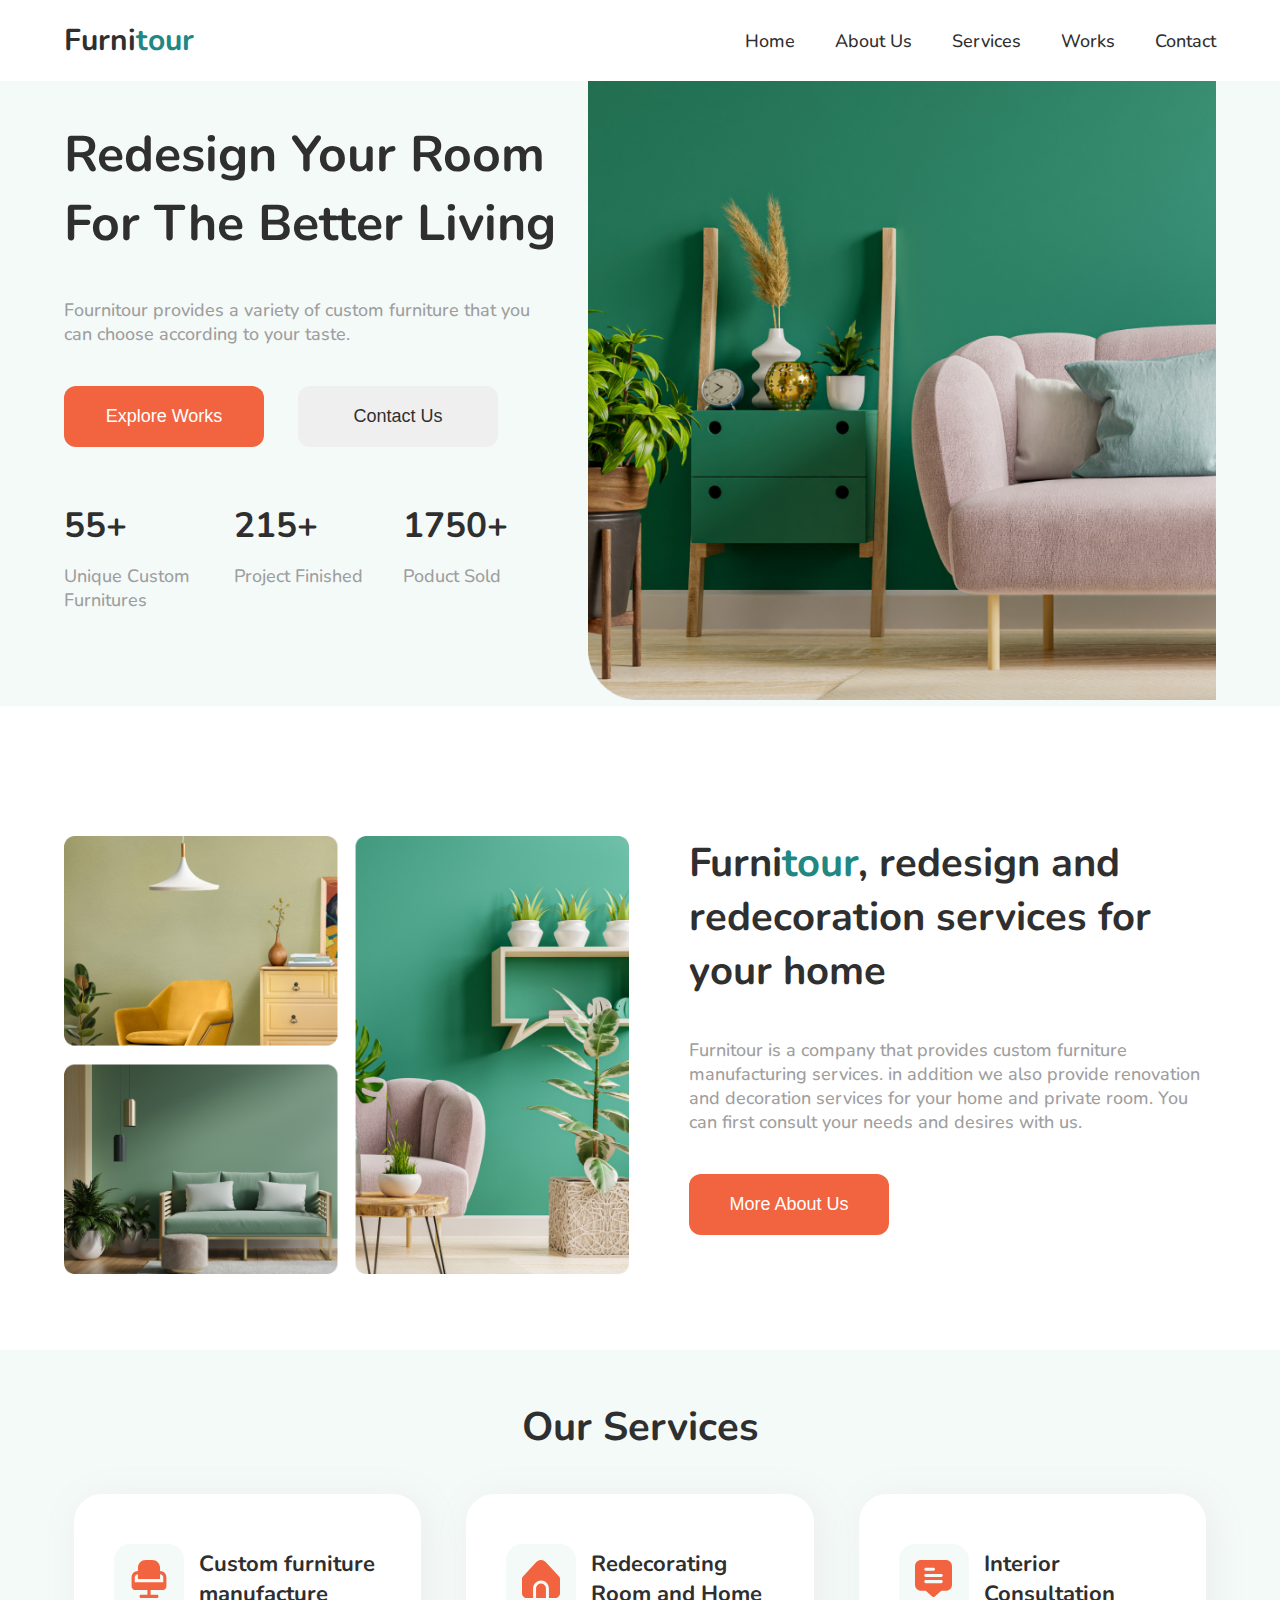
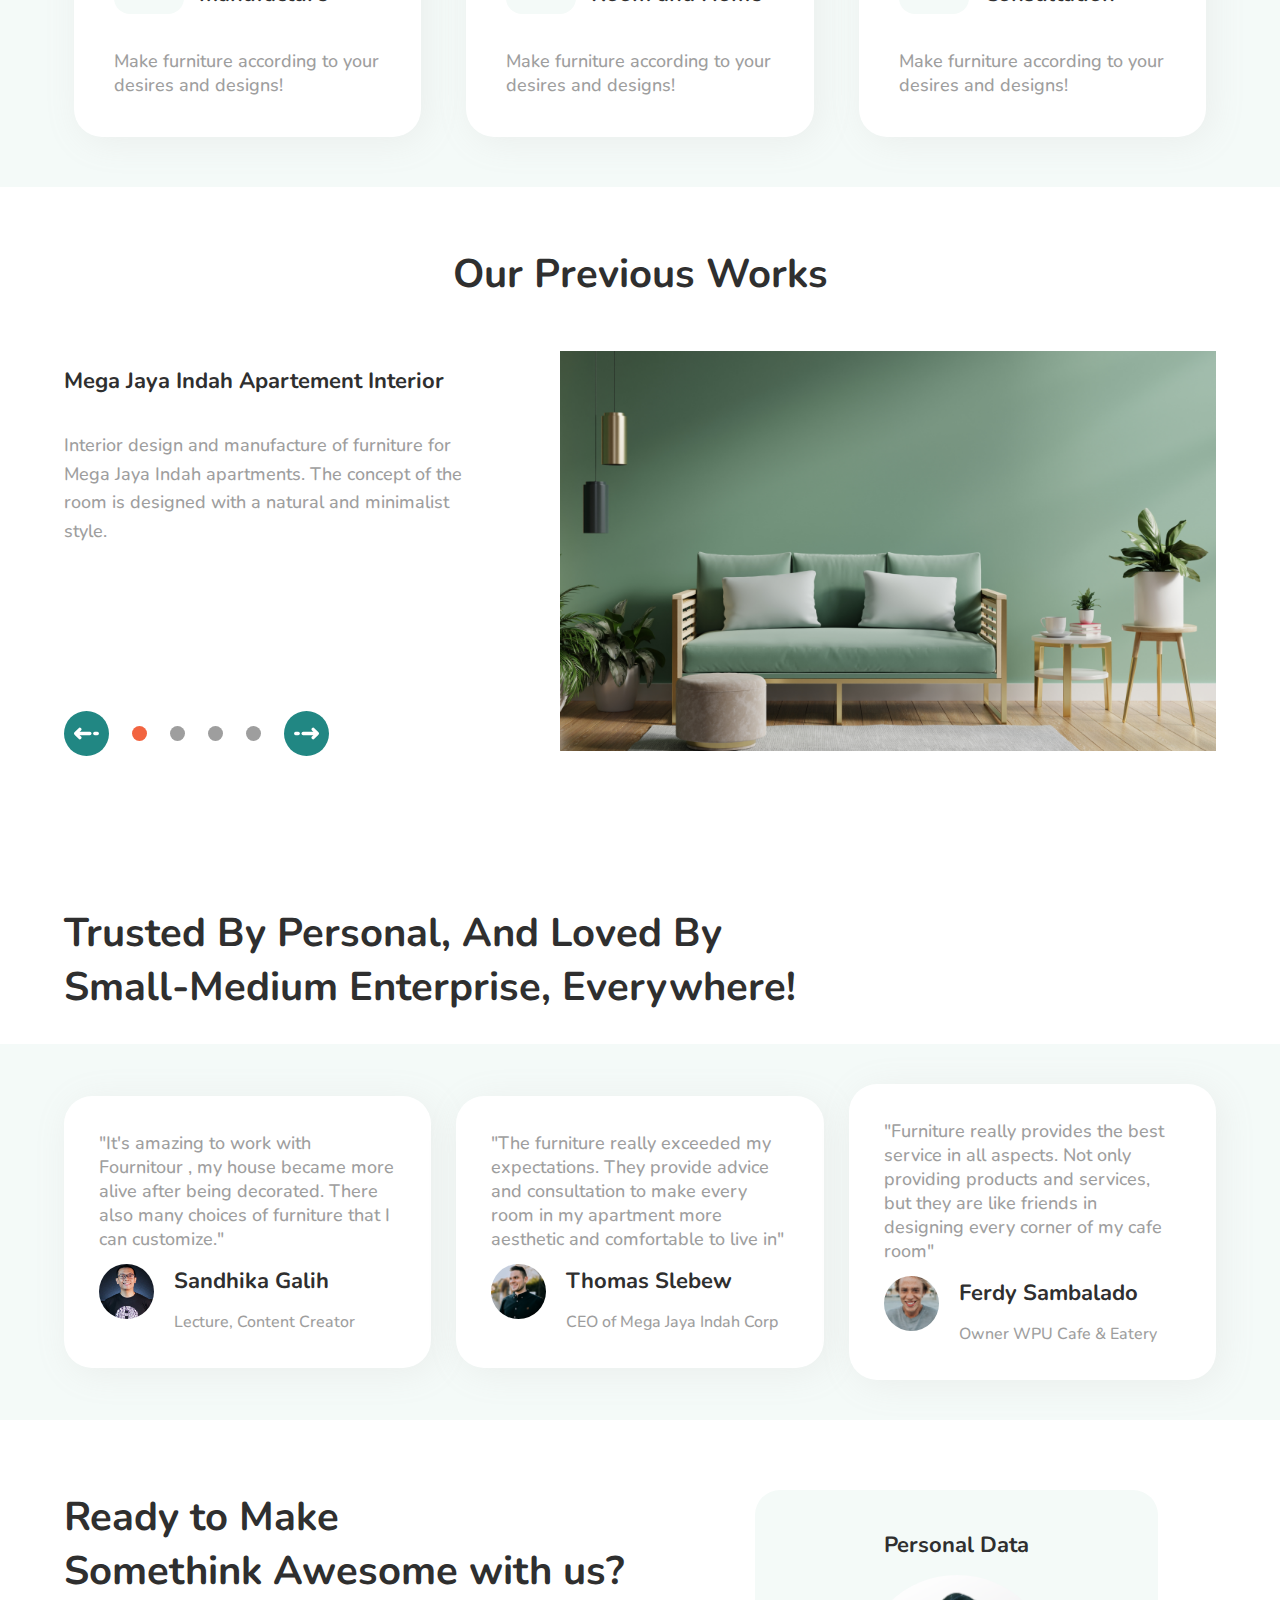
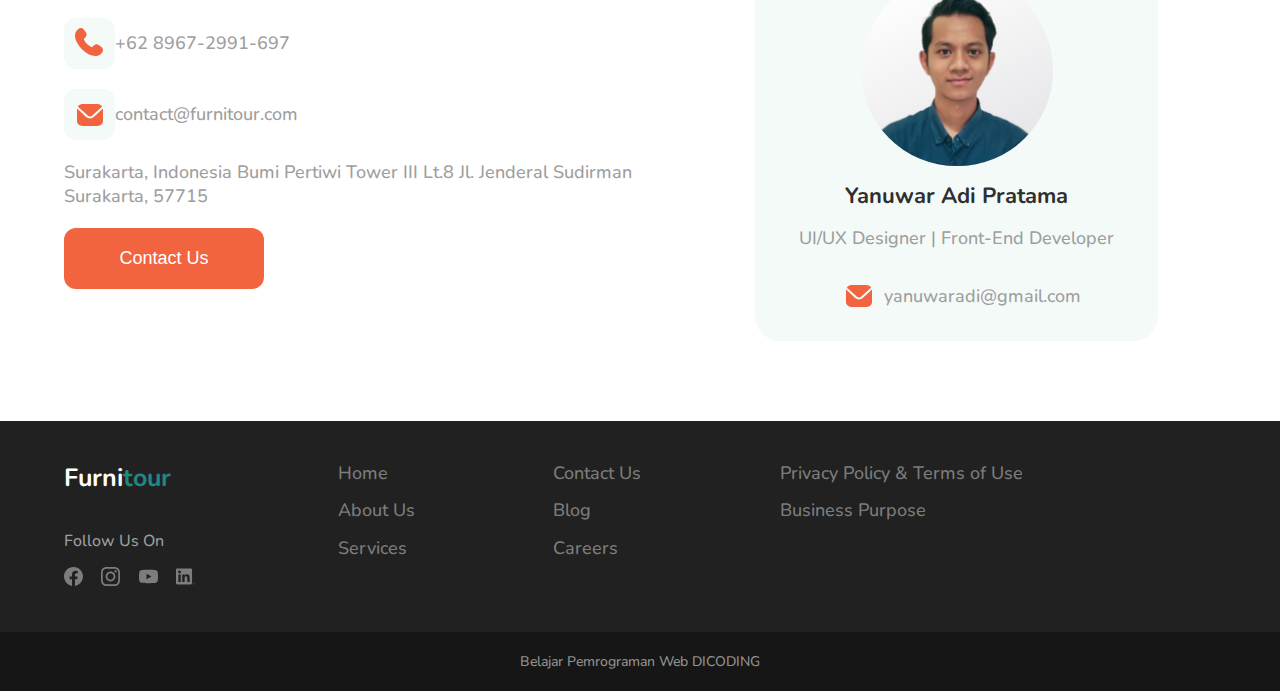
<file: index.html>
<!doctype html>
<html lang="en">
  <head>
    <meta charset="utf-8">
    <meta name="viewport" content="width=device-width, initial-scale=1">
    <title>Furnitour latihan git</title>
    <link rel="stylesheet" href="style.css">
    <link rel='stylesheet' href='https://cdn-uicons.flaticon.com/uicons-bold-rounded/css/uicons-bold-rounded.css'>
  </head>
  <body>
    <header>
      <!-- navbar start -->
      <nav>
        <div class="container nav-wrapper">
          <div class="logo">
              <h3 class="text-primary">Furni<span class="text-green">tour</span></h3>
          </div>
          <div class="nav-option">
              <ul class="hide">
                  <li><i class="fi fi-br-cross-small close-button"></i></li>
                  <li><a href="#hero">Home</a></li>
                  <li><a href="#aboutUs">About Us</a></li>
                  <li><a href="#services">Services</a></li>
                  <li><a href="#works">Works</a></li>
                  <li><a href="#contact">Contact</a></li>
              </ul>
          </div>
          <i class="fi fi-br-menu-burger menu-toggle"></i>
        </div>
      </nav>
      <!-- navbar end -->  
      <!-- hero hero start -->
      <div class="grey-area" id="hero">
        <div class="container hero-wrapper">
          <div class="hero-left">
            <h1 class="text-primary">Redesign Your Room <br> For The Better Living</h1>
            <p>Fournitour provides a variety of custom furniture that you can choose according to your taste.</p>
            <div class="btn-wrapper">
              <button class="btn btn-primary btn-hero">Explore Works</button>
              <button class="btn btn-secondary">Contact Us</button>
            </div>
            <div class="counter-wrapper">
              <div class="count">
                <h2 class="count-num text-primary">55+</h2>
                <p>Unique Custom Furnitures</p>
              </div>
              <div class="count">
                <h2 class="count-num text-primary">215+</h2>
                <p>Project Finished</p>
              </div>
              <div class="count">
                <h2 class="count-num text-primary">1750+</h2>
                <p>Poduct Sold</p>
              </div>
            </div>
          </div>
        <div class="hero-right">
          <img src="assets/images/header-image.png" class="hero-image">
        </div>
        </div>
      </div>
      <!-- hero hero end -->
    </header>

    <main>
      <!-- about us start -->
      <article id="aboutUs">
        <div class="container about-wrapper">
          <div class="about-left">
            <img src="assets/images/about-us-image.png" alt="">
          </div>
          <div class="about-right">
            <h2 class="text-primary">Furni<span class="text-green">tour</span>, redesign and redecoration services for your home</h2>
            <p>Furnitour is a company that provides custom furniture manufacturing services. in addition we also provide renovation and decoration services for your home and private room. You can first consult your needs and desires with us.</p>
            <button class="btn btn-primary">More About Us</button>
          </div>
        </div>
      </article>
      <!-- about us end -->

      <!-- services start -->
      <article id="services" class="grey-area">
        <div class="container">
          <h2 class="text-primary text-center">Our Services</h2>
          <div class="services-wrapper">
            <div class="service-list">
              <div class="service-name">
                <img src="assets/icons/furniture.svg" class="icon-image">
                <h4>Custom furniture manufacture</h4>
              </div>
              <div class="service-desc">
                <p>Make furniture according to your desires and designs!</p>
              </div>
            </div>
            <div class="service-list">
              <div class="service-name">
                <img src="assets/icons/redecorate.svg" class="icon-image ">
                <h4>Redecorating Room and Home</h4>
              </div>
              <div class="service-desc">
                <p>Make furniture according to your desires and designs!</p>
              </div>
            </div>
            <div class="service-list">
              <div class="service-name">
                <img src="assets/icons/consult.svg" class="icon-image">
                <h4>Interior Consultation</h4>
              </div>
              <div class="service-desc">
                <p>Make furniture according to your desires and designs!</p>
              </div>
            </div>
          </div>
        </div>
      </article>
      <!-- srvices end -->
      <!-- works start --> 
      <article id="works">
        <div class="container">
          <h2 class="text-primary text-center">Our Previous Works</h2>
          <div class="sliders">
            <div class="slide slide-effect">
              <div class="slide-left">
                <h4 id="slide-title">Mega Jaya Indah Apartement Interior</h4>
                <p id="slide-desc">Interior design and manufacture of furniture for Mega Jaya Indah apartments. The concept of the room is designed with a natural and minimalist style.</p>
              </div>
              <div class="slide-right">
                <img src="assets/images/slider/slide-1.png" class="img-slider">
              </div>
            </div>
            <div class="slide slide-effect">
              <div class="slide-left">
                <h4 id="slide-title">Room Decoration for Kampung Hijau Residence</h4>
                <p id="slide-desc">Interior design and manufacture of furniture for Kampung Hijau Residence. It has a green tone with natural theme</p>
              </div>
              <div class="slide-right">
                <img src="assets/images/slider/image-slider2.png" class="img-slider">
              </div>
            </div>
            <div class="slide slide-effect">
              <div class="slide-left">
                <h4 id="slide-title">Sandhika Galih's Room Decoration</h4>
                <p id="slide-desc">Interior design Sandhika Galih's Personal Room and Studio</p>
              </div>
              <div class="slide-right">
                <img src="assets/images/slider/image-slider3.png" class="img-slider">
              </div>
            </div>
            <div class="slide slide-effect">
              <div class="slide-left">
                <h4 id="slide-title">Interior Design for WPU Cafe and Eatery</h4>
                <p id="slide-desc">Interior design and manufacture of furniture for WPU Cafe aand Eatery. With the concept of retro vintage.</p>
              </div>
              <div class="slide-right">
                <img src="assets/images/slider/image-slider4.png" class="img-slider">
              </div>
            </div>
            <div class="slider-button">
              <img src="assets/icons/slider-left.svg" class="btn-next btn-slider" onclick="plusSlide(-1)">
              <span class="dots"></span>
              <span class="dots"></span>
              <span class="dots"></span>
              <span class="dots"></span>
              <img src="assets/icons/slider-right.svg" class="btn-prev btn-slider" onclick="plusSlide(1)">
            </div>
          </div>
        </div>
      </article>
      <!-- works end -->
      <!-- testi start -->
      <article id="testimonial">
        <div class="container testi-top">
          <h2 class="text-primary">Trusted By Personal, And Loved By <br> Small-Medium Enterprise, Everywhere!</h2>
        </div>
        <div class="testi-bottom grey-area">
          <div class="testi-wrapper container">
            <div class="testi-item">
              <div class="testi-item-top">
                <p class="">"It's amazing to work with Fournitour , my house became more alive after being decorated. There also many choices of furniture that I can customize."</p>
              </div>
              <div class="testi-item-bottom">
                <img src="assets/images/Sandhika-galih.jpg" class="customer-img">
                <div class="customer-profile">
                  <h4 class="customer-name">Sandhika Galih</h4>
                  <p class="customer-title">Lecture, Content Creator</p>
                </div>
              </div>
            </div>
            <div class="testi-item">
              <div class="testi-item-top">
                <p class="">"The furniture really exceeded my expectations. They provide advice and consultation to make every room in my apartment more aesthetic and comfortable to live in"</p>
              </div>
              <div class="testi-item-bottom">
                <img src="assets/images/thomas.png" class="customer-img">
                <div class="customer-profile">
                  <h4 class="customer-name">Thomas Slebew</h4>
                  <p class="customer-title">CEO of Mega Jaya Indah Corp</p>
                </div>
              </div>
            </div>
            <div class="testi-item">
              <div class="testi-item-top">
                <p class="">"Furniture really provides the best service in all aspects. Not only providing products and services, but they are like friends in designing every corner of my cafe room"</p>
              </div>
              <div class="testi-item-bottom">
                <img src="assets/images/ferdi.png" class="customer-img">
                <div class="customer-profile">
                  <h4 class="customer-name">Ferdy Sambalado</h4>
                  <p class="customer-title">Owner WPU Cafe & Eatery</p>
                </div>
              </div>
            </div>
          </div>
        </div>
      </article>
      <!-- testi end -->
      <!-- contact start -->
      <article id="contact">
        <div class="container contact-wrapper">
          <div class="contact-left">
            <h2 class="text-primary" >Ready to Make <br> Somethink Awesome with us?</h2>
            <div class="contacts-list">
              <img src="assets/icons/phone (1).svg">
              <p>+62 8967-2991-697 </p>
            </div>
            <div class="contacts-list">
              <img src="assets/icons/mail.svg">
              <a href="mail.to/contact@furnitour.com">contact@furnitour.com</a>
            </div>
            <p>Surakarta, Indonesia Bumi Pertiwi Tower III Lt.8 Jl. Jenderal Sudirman Surakarta, 57715</p>
            <button class="btn btn-primary btn-contact">Contact Us</button>
          </div>
          <aside class="grey-area">
            <article>
              <h4 class="text-center text-primary">Personal Data</h4>
              <img class="profil-pic text-primary" src="assets/images/profil.png" alt="">
              <h4 class="text-center"> Yanuwar Adi Pratama</h4>
              <p>UI/UX Designer | Front-End Developer</p>
              <div class="contacts-list">
                <img src="assets/icons/mail.svg" alt="">
                <a href="mail.to/yanuwaradi@gmail.com">yanuwaradi@gmail.com</a>
              </div>
            </article>
          </aside>
        </div>
      </article>
      <!-- contact end -->
    </main>

    
    <!-- footer start -->
    <footer id="footer">
      <div class="container footer-wrapper">
        <div class="logo-socmed">
          <h3 class="footer-logo">Furni<span class="text-green">tour</span></h3>
          <p>Follow Us On</p>
          <ul class="socmed-wrapper">
            <li><a href="#"><img src="assets/icons/facebook (1) 1.svg"></a></li>
            <li><a href="#"><img src="assets/icons/instagram (7) 1.svg"></a></li>
            <li><a href="#"><img src="assets/icons/youtube (2) 1.svg"></a></li>
            <li><a href="#"><img src="assets/icons/linkedin (1) 1.svg"></a></li>
        </ul>
        </div>
        <div class="footer-list">
          <a href="#">Home</a>
          <a href="#">About Us</a>
          <a href="#">Services</a>
        </div>
        <div class="footer-list">
          <a href="#">Contact Us</a>
          <a href="#">Blog</a>
          <a href="#">Careers</a>
        </div>
        <div class="footer-list">
          <a href="#">Privacy Policy & Terms of Use</a>
          <a href="#">Business Purpose</a>
        </div>
      </div>
    </footer>
    <div class="credits">
      <p>Belajar Pemrograman Web DICODING</p>
    </div>
    <!-- footer end -->
   <script src="script.js"></script>
  </body>
</html>
</file>
<file: style.css>
@import url('https://fonts.googleapis.com/css2?family=Nunito:ital,wght@0,200;0,300;0,400;0,500;0,600;0,700;0,800;0,900;1,200;1,300;1,400;1,500;1,600;1,700;1,800;1,900&display=swap');

/* general */
* {
    box-sizing: border-box;
    text-decoration: none;
    list-style: none;
    margin: 0;
    padding: 0;
}
html {
    scroll-behavior: smooth;
}
body {
    font-family: 'Nunito', sans-serif;
    overflow-x: hidden;
}
.container {
    max-width: 90%;
    margin: auto;
}
h2 {
    font-size: 40px;
}
h4 {
    font-size: 22px;
    color: #2f2f2f;
}
p, a {
    font-size: 18px;
    color: #9E9E9E;
    font-weight: 500;
}

.btn {
    padding: 20px 0;
    border-radius: 12px;
    font-size: 18px;
    font-weight: 500;
    border: none;
    transition: 500ms;
    width: 200px;
    cursor: pointer;
}
.btn-primary {
    background-color: #F26440;
    color: white;
}
.btn-primary:hover {
    background-color: #d64825;
    color: white;
}
.btn-secondary {
    color: #2f2f2f;
}
.btn-secondary:hover {
    background-color: rgb(215, 215, 215);
}
.text-primary {
    color: #2F2F2F;
}
.text-green {
    color: #218783;
}
.text-center {
    text-align: center;
}
.menu-toggle {
    display: none;
}

/* nav bar start */
nav {
    position: fixed;
    top: 0;
    background-color: #fff;
    width: 100%;
    z-index: 99;
}
.nav-wrapper {
    padding: 20px 0;
    display: flex;
    align-items: center;
    justify-content: space-between;
}
.nav-option ul {
    display: flex;
    gap: 40px;
}
.nav-option ul li {
    font-weight: 500;
    font-size: 18px;
}
.nav-option ul li a {
    color: #2F2F2F;
    transition: 500ms;
}
.nav-option ul li a:hover {
    color: #218783;
}
.logo h3 {
    font-size: 30px;
}
.fi {
    font-size: 30px;
    color: #218783;
    cursor: pointer;
}
.close-button {
    display: none;
}

/* nav bar end */

/* header hero start */

.grey-area {
    background-color: #F4FAF8;
}
.hero-wrapper {
    display: flex;
    justify-content: space-between;
}
.hero-wrapper .hero-left h1 {
    font-size: 50px;
    margin: 120px 0 0 0;
}
.hero-wrapper .hero-left p {
    margin: 40px 0;
    padding-right: 40px;
}
.hero-image {
    height: 700px;
}
.btn-hero {
    margin-right: 30px;
}
.counter-wrapper {
    display: flex;
    margin: 55px 0 0 0;
}
.count {
    max-width: 170px;
}
.count h2 {
    font-size: 35px;
}
.counter-wrapper .count p {
    margin-top: 15px;
}

/* hero end */

/* about start */
.about-wrapper {
    display: flex;
    margin-top: 130px;
}
.about-left img {
    max-width: 625px;
    padding: 0 60px 0 0;
}
.about-right p {
    margin: 40px 0;
}
/* about end */
/* services start */
#services {
    margin-top: 70px;
    padding: 50px 0;
}
.services-wrapper {
    display: flex;
    margin-top: 40px;
    gap: 25px;
}
.service-list {
    background-color: white;
    border-radius: 28px;
    max-width: 410px;
    margin: 0 10px;
    padding: 40px;
    box-shadow: 5px 5px 35px rgba(181, 160, 160, 0.13);
    transition: 1s;
}
.service-list:hover {
    translate: 0px -30px;
}
.service-name {
    display: flex;
    align-items: center;
}
.icon-image {
    margin: 0 15px 0 0;
}
.service-desc {
    margin: 25px 0 0 0;
}
/* services end */
/* works / slider start */
#works {
    margin: 60px 0;
}
#works .container h2 {
    margin: 50px 0;
}
.slide {
    display: flex;    
}
.slide-left {
    width: 40%;
    padding-right: 5%;
}
#slide-desc {
    line-height: 160%;
    margin: 35px 0;
}
.slide-right {
    width: 60%;
    margin-right: 0px;
    display: flex;
    justify-content: flex-end;
}
.slide-right img {
    height: 400px;

}
.slider-button {
    display: flex;
    align-items: center;
    gap: 2%;
    margin-top: -40px;
}
.btn-slider {
    width: 45px;
    height: 45px;
    background-color: #218783;
    border-radius: 50%;
    padding: 10px;
    transition: 500ms;
    cursor: pointer;
}
.btn-slider:hover {
    background-color: #127976;
}
.dots {
    width: 15px;
    height: 15px;
    border-radius: 50%;
    background-color: #9E9E9E;
    display: inline-block;
    transition: background-color 600ms ease;
}
.dot-active {
    background-color: #F26440;
}
.slide-effect {
    animation: slide-effect 700ms;
}
@keyframes slide-effect {
    from {opacity: .4;}
    to {opacity: 1;}    
}
/* works/slider end */

/* testi start */

#testimonial .testi-top h2 {
    margin: 150px 0 30px 0;
}
.testi-wrapper {

    display: flex;
    gap: 25px;
    align-items: center;
    padding: 40px 0;
}
.testi-item {
    height: 70%;
    width: 33%;
    background-color: #fff;
    border-radius: 28px;
    box-shadow: 5px 5px 35px rgba(181, 160, 160, 0.13);
    padding: 35px;
    display: flex;
    flex-direction: column;
    justify-content: space-between;
    transition: 1s;
}
.testi-item:hover {
    translate: 0px -30px;
}
.testi-item-bottom {
    display: flex;
    align-items: center;
}
.customer-img {
    width: 55px;
    height: 55px;
    border-radius: 50%;
    margin-right: 20px;
}
.customer-title {
    font-size: 16px;
}
/* testi end */
/* contact start */

#contact {
    margin-top: 70px;
}
.contact-wrapper {
    display: flex;
    gap: 10%;
}
.contact-left {
    width: 50%;
}
.contacts-list {
    display: flex;
    align-items: center;
    margin: 20px 0;
}
.btn-contact {
    margin-top: 20px;
}
aside { 
    width: 35%;
    border-radius: 25px;
    padding: 25px 10px 0px 10px;
}
aside > article {
    display: flex;
    flex-direction: column;
    align-items: center;
}
.profil-pic {
    width: 50%;
    margin: auto;
    border-radius: 100%;
}
h4 {
    margin: 15px 0;
}
/* contact end */
/* footer start */
footer {
    background-color: #212121;
    margin-top: 80px;
}
.footer-logo {
    color: white;
    font-size: 25px;
}
.footer-wrapper {
    display: flex;
    padding: 40px 0;
    gap: 12%;
}
.logo-socmed {
    display: block;
}
.logo-socmed p {
    font-size: 16px;
    margin: 35px 0 15px 0;
}
.socmed-wrapper {
    display: flex;
    gap: 10%;
    padding: 0;
}
.socmed-wrapper li a img {
    width: 80%;
}
.footer-list {
    display: flex;
    flex-direction: column;
    gap: 10%;

}
.footer-list a {
    color: #7c7c7c;
}
.footer-list a:hover {
    color: #fff;
}
.credits {
    background-color: #161616;
    padding: 20px 0;    
}
.credits p {
    font-size: 14px;
    color: #909090;
    text-align: center;
}

/* responsive */
/* ukuran tablet */
@media screen and (max-width: 768px) {
    .nav-option ul {
        gap: 15px;
    }
    /* about */
    .about-wrapper {
        flex-direction: column-reverse;
    }
    .about-right {
        margin-bottom: 60px;
    }
    .about-left img {
        padding: 0;
    }
    .about-left > img {
        width: 100%;
    }
    /* service */
    .services-wrapper {
        flex-direction: column;
        align-items: center;
    }
    /* works */
    .slide {
        flex-direction: column-reverse;
    }
    .slide-left {
        width: 100%;
        padding: 0;
    }
    .slide-right {
        width: 100%;
        overflow: hidden;
    }
    .slider-button {
        justify-content: center;
        gap: 40px;
        margin-top: 10px;
    }
    /* testi */
    .testi-wrapper {
        flex-direction: column;
        gap: 40px;
    }
    .testi-item {
        height: 100%;
        width: 100%;
    }
}

/* ukuran mobile */
@media screen and (max-width: 576px) {
    /* nav */
    .hide {
        flex-direction: column;
        position: absolute;
        right: 0;
        top: 0;
        z-index: 100;
        width: 80%;
        height: 100vh;
        background-color: white;
        justify-content: space-evenly;
        align-items: center;
        transform: translateX(100%);
        opacity: 0;
        transition: 500ms;
    }
    .pop {
        transform: translateX(0);
        opacity: 1;

    }
    .menu-toggle {
        display: inline;
    }
    .close-button {
        display: inline;
    }

    /* header hero */
    .hero-wrapper {
        flex-direction: column;
    }
    .hero-image {
        height: 500px;
    }


    /* contact */
    .contact-wrapper {
        flex-direction: column;
    }
    .contact-left {
        width: 100%;
    } 
    aside {
        margin-top: 40px;
        width: 100%;
    }
    /* footer */
    .footer-wrapper {
        flex-direction: column;
    }
    .footer-list > a {
        margin: 10px 0;
    }
}
</file>
